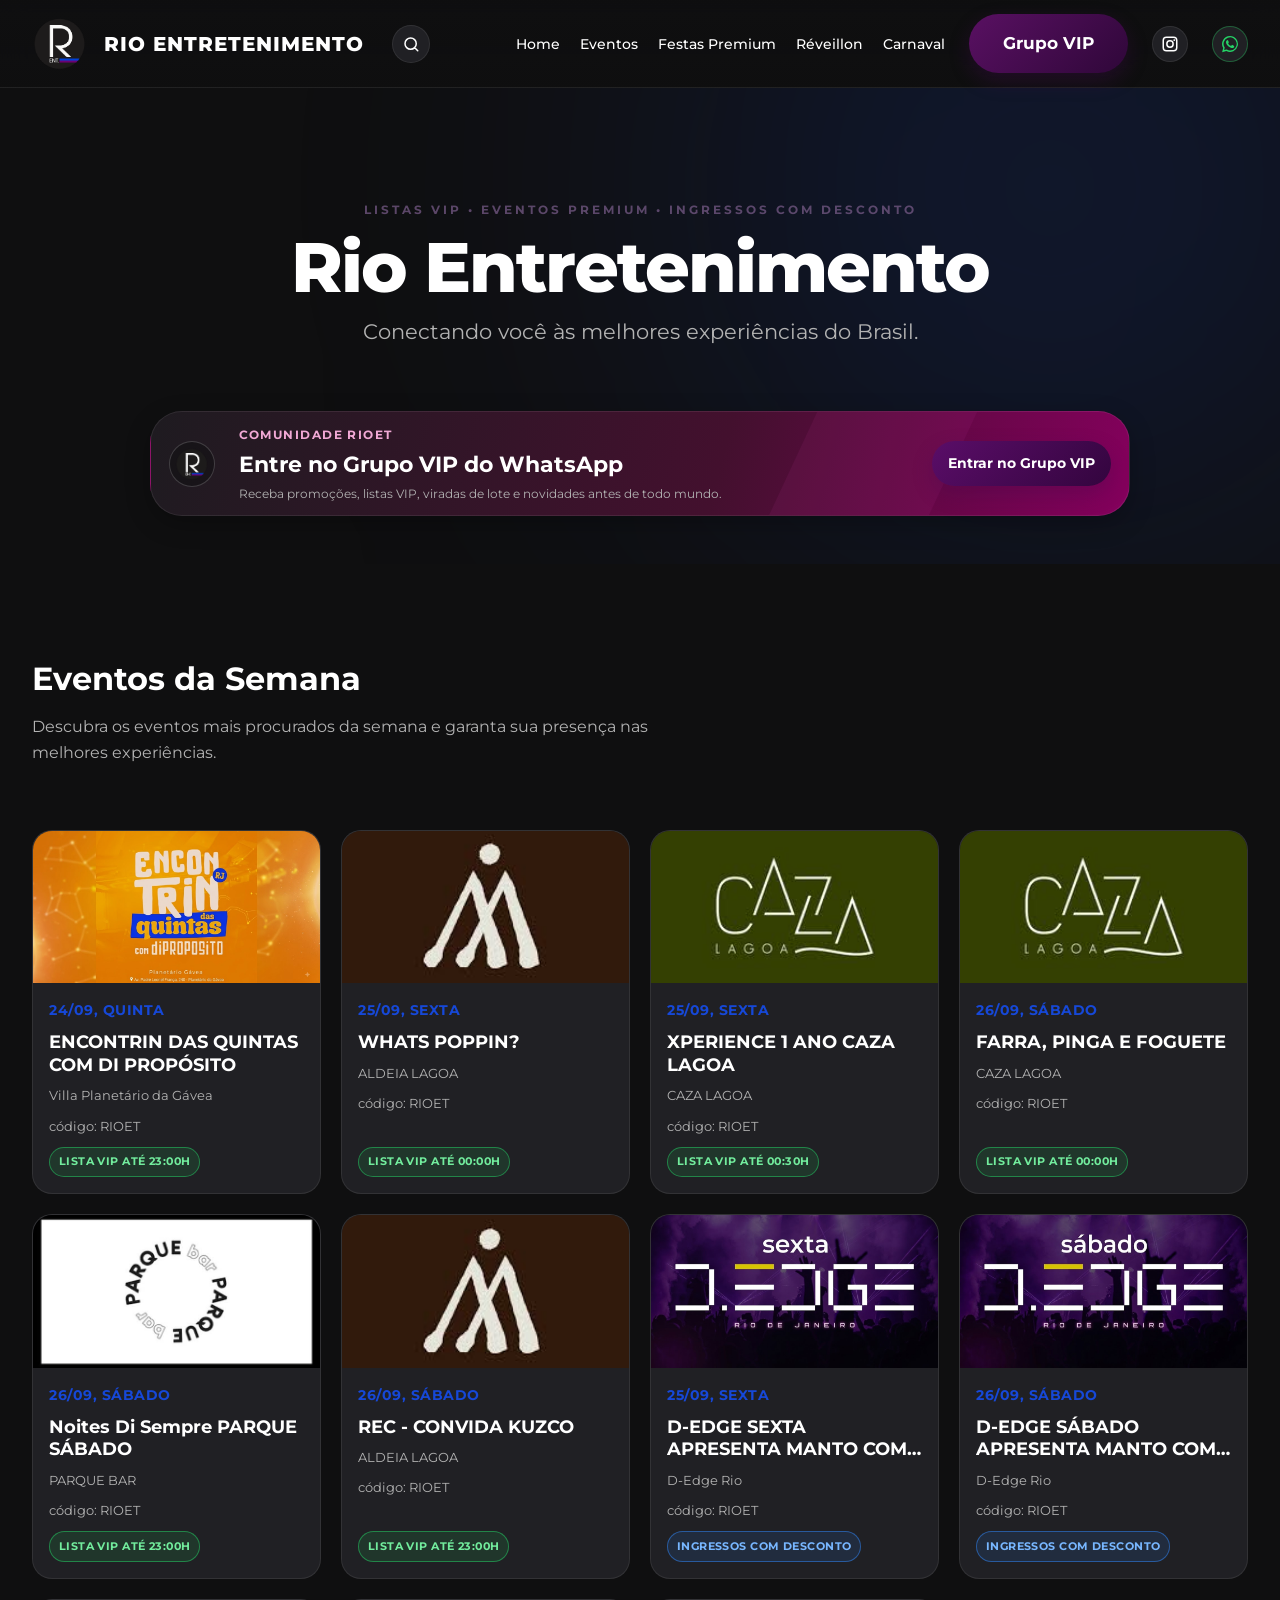
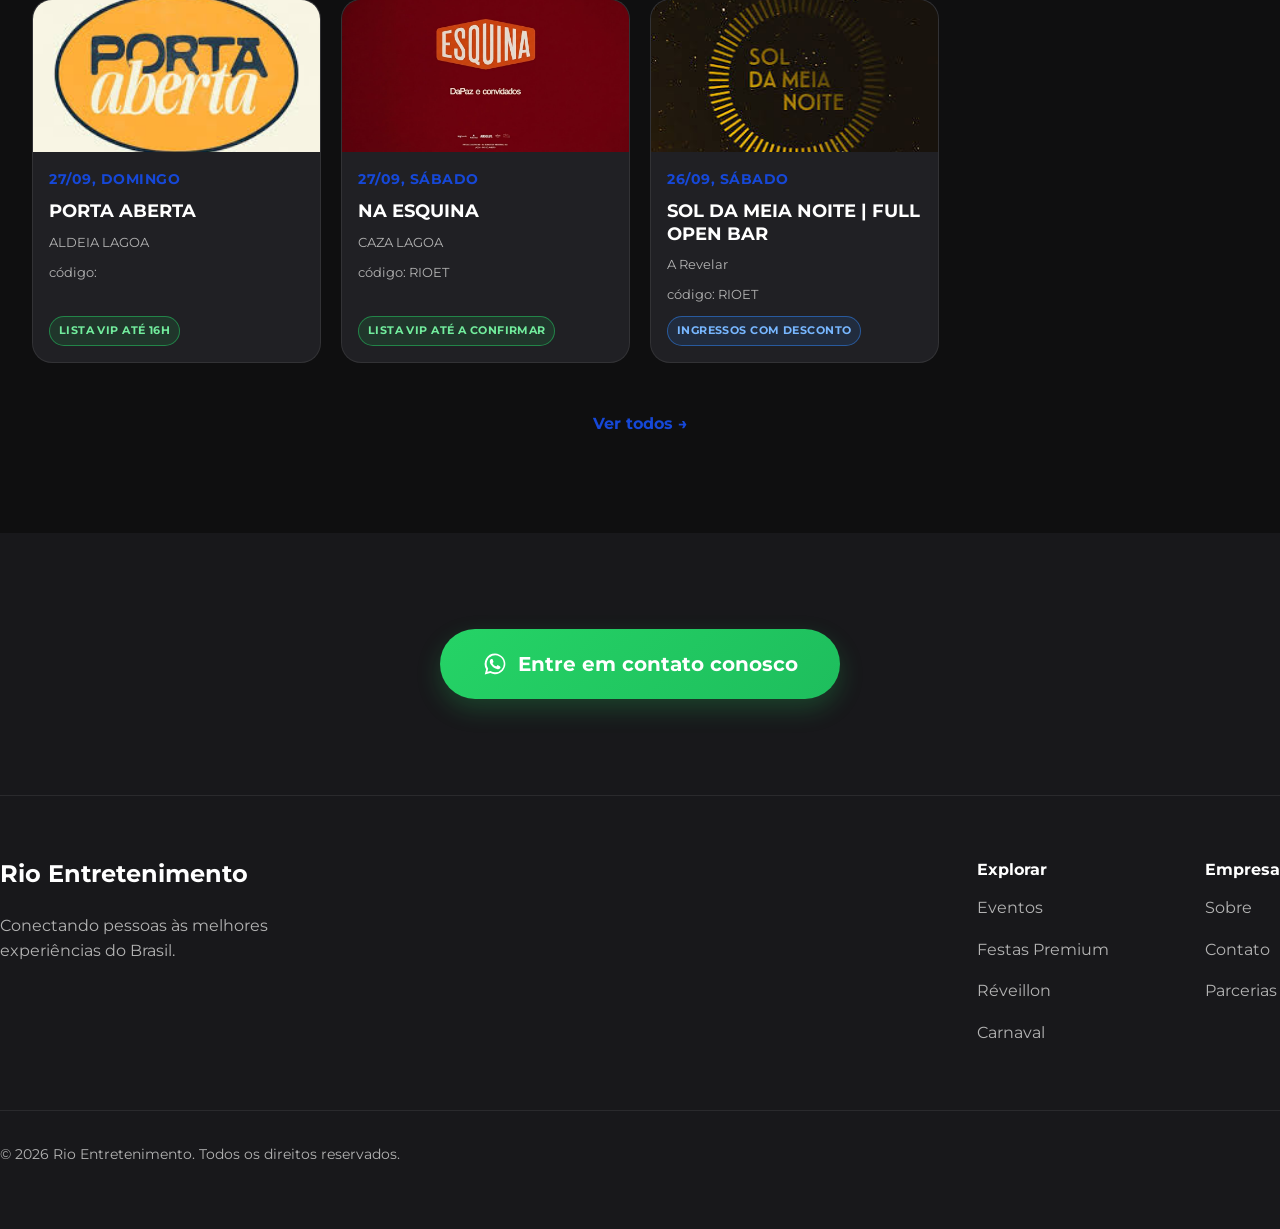
<file: index.html>
<!DOCTYPE html>
<html lang="pt-BR">

<head>
    <!-- Meta Pixel Code -->
<script>
!function(f,b,e,v,n,t,s)
{if(f.fbq)return;n=f.fbq=function(){n.callMethod?
n.callMethod.apply(n,arguments):n.queue.push(arguments)};
if(!f._fbq)f._fbq=n;n.push=n;n.loaded=!0;n.version='2.0';
n.queue=[];t=b.createElement(e);t.async=!0;
t.src=v;s=b.getElementsByTagName(e)[0];
s.parentNode.insertBefore(t,s)}(window, document,'script',
'https://connect.facebook.net/en_US/fbevents.js');
fbq('init', '1061773956237713');
fbq('track', 'PageView');
</script>
<noscript><img height="1" width="1" style="display:none"
src="https://www.facebook.com/tr?id=1061773956237713&ev=PageView&noscript=1"
/></noscript>
    <!-- End Meta Pixel Code -->
    <meta charset="UTF-8">
    <meta name="viewport" content="width=device-width, initial-scale=1.0, maximum-scale=1.0, user-scalable=no">

    <title>Rio Entretenimento</title>

    <link rel="preconnect" href="https://fonts.googleapis.com">

    <link rel="preconnect" href="https://fonts.gstatic.com" crossorigin>

    <link
        href="https://fonts.googleapis.com/css2?family=Montserrat:wght@300;400;500;600;700;800&display=swap"
        rel="stylesheet">

    <link rel="stylesheet" href="css/style.css?v=10">

    <script src="js/analytics.js?v=1"></script>
</head>

<body>
    <!-- Meta Pixel Code -->
    <script>
    !function(f,b,e,v,n,t,s)
    {if(f.fbq)return;n=f.fbq=function(){n.callMethod?
    n.callMethod.apply(n,arguments):n.queue.push(arguments)};
    if(!f._fbq)f._fbq=n;n.push=n;n.loaded=!0;n.version='2.0';
    n.queue=[];t=b.createElement(e);t.async=!0;
    t.src=v;s=b.getElementsByTagName(e)[0];
    s.parentNode.insertBefore(t,s)}(window, document,'script',
    'https://connect.facebook.net/en_US/fbevents.js');
    fbq('init', '1061773956237713');
    fbq('track', 'PageView');
    </script>
    <noscript><img height="1" width="1" style="display:none"
    src="https://www.facebook.com/tr?id=1061773956237713&ev=PageView&noscript=1"
    /></noscript>
    <!-- End Meta Pixel Code -->
    <!-- =====================================================
         HEADER
    ====================================================== -->

    <header class="header">

        <div class="container">

            <a href="index.html" class="logo-area">

                <img
                    src="images/logo/logo.PNG"
                    alt="Rio Entretenimento">

                <div class="brand">
                    <h2>RIO ENTRETENIMENTO</h2>
                </div>

            </a>

            <form class="header-search" action="pages/eventos.html" role="search">
                <label class="sr-only" for="header-search-input">Buscar eventos</label>
                <input id="header-search-input" name="q" type="search" placeholder="Buscar eventos" autocomplete="off">
                <button type="button" aria-label="Abrir busca" aria-expanded="false">
                    <svg viewBox="0 0 24 24" aria-hidden="true"><path d="m21 21-4.35-4.35m2.35-5.15a7.5 7.5 0 1 1-15 0 7.5 7.5 0 0 1 15 0Z"/></svg>
                </button>
            </form>

            <nav class="nav-menu">

                <ul>

                    <li><a href="index.html">Home</a></li>

                    <li><a href="pages/eventos.html">Eventos</a></li>

                    <li><a href="pages/premium.html">Festas Premium</a></li>

                    <li><a href="pages/reveillon.html">Réveillon</a></li>

                    <li><a href="pages/carnaval.html">Carnaval</a></li>
                    <li class="mobile-social-icons">
                        <a href="https://www.instagram.com/rioentretenimento/" target="_blank" rel="noopener noreferrer" aria-label="Instagram da Rio Entretenimento">
                            <svg viewBox="0 0 24 24" aria-hidden="true"><path d="M7.3 2h9.4A5.3 5.3 0 0 1 22 7.3v9.4a5.3 5.3 0 0 1-5.3 5.3H7.3A5.3 5.3 0 0 1 2 16.7V7.3A5.3 5.3 0 0 1 7.3 2Zm-.2 2A3.1 3.1 0 0 0 4 7.1v9.8A3.1 3.1 0 0 0 7.1 20h9.8a3.1 3.1 0 0 0 3.1-3.1V7.1A3.1 3.1 0 0 0 16.9 4H7.1Zm10.6 1.5a1.3 1.3 0 1 1 0 2.6 1.3 1.3 0 0 1 0-2.6ZM12 6.8a5.2 5.2 0 1 1 0 10.4 5.2 5.2 0 0 1 0-10.4Zm0 2a3.2 3.2 0 1 0 0 6.4 3.2 3.2 0 0 0 0-6.4Z"/></svg>
                        </a>
                        <a href="https://bit.ly/FalecomRaphaMattos" target="_blank" rel="noopener noreferrer" aria-label="Fale conosco pelo WhatsApp">
                            <svg viewBox="0 0 32 32" aria-hidden="true"><path d="M16 3.2a12.7 12.7 0 0 0-10.9 19.2L3.4 29l6.8-1.8A12.7 12.7 0 1 0 16 3.2Zm0 23.1c-1.8 0-3.5-.5-5-1.4l-.4-.2-4 .9 1-3.9-.3-.4A10.5 10.5 0 1 1 16 26.3Zm5.8-7.9c-.3-.2-1.8-.9-2.1-1s-.5-.2-.7.2-.8 1-1 1.2-.4.3-.7.1a8.5 8.5 0 0 1-2.5-1.5 9.4 9.4 0 0 1-1.7-2.1c-.2-.3 0-.5.1-.7l.5-.6c.2-.2.2-.4.3-.6s0-.5 0-.7c-.1-.2-.7-1.7-1-2.4s-.5-.5-.7-.5h-.6c-.2 0-.6.1-.9.5s-1.2 1.1-1.2 2.8 1.2 3.3 1.3 3.5c.2.2 2.3 3.6 5.7 5 2 .9 2.8 1 3.8.8.6-.1 1.8-.7 2.1-1.4s.3-1.3.2-1.4-.3-.2-.6-.3Z"/></svg>
                        </a>
                    </li>
</ul>

            </nav>

            <button class="menu-toggle" type="button" aria-label="Abrir menu" aria-expanded="false">
                <span></span><span></span><span></span>
            </button>


            <a
                href="https://chat.whatsapp.com/6L3n95foz6pBQiMBLnua3W?s=cl&p=i&mlu=4"
                target="_blank"
                class="btn btn-main">

                Grupo VIP

            </a><a href="https://www.instagram.com/rioentretenimento?utm_source=ig_web_button_share_sheet&igsh=ZDNlZDc0MzIxNw==" target="_blank" rel="noopener noreferrer" class="instagram-link" aria-label="Instagram da Rio Entretenimento"><svg viewBox="0 0 24 24" aria-hidden="true"><path d="M7.3 2h9.4A5.3 5.3 0 0 1 22 7.3v9.4a5.3 5.3 0 0 1-5.3 5.3H7.3A5.3 5.3 0 0 1 2 16.7V7.3A5.3 5.3 0 0 1 7.3 2Zm-.2 2A3.1 3.1 0 0 0 4 7.1v9.8A3.1 3.1 0 0 0 7.1 20h9.8a3.1 3.1 0 0 0 3.1-3.1V7.1A3.1 3.1 0 0 0 16.9 4H7.1Zm10.6 1.5a1.3 1.3 0 1 1 0 2.6 1.3 1.3 0 0 1 0-2.6ZM12 6.8a5.2 5.2 0 1 1 0 10.4 5.2 5.2 0 0 1 0-10.4Zm0 2a3.2 3.2 0 1 0 0 6.4 3.2 3.2 0 0 0 0-6.4Z"/></svg></a><a href="https://bit.ly/FalecomRaphaMattos" target="_blank" rel="noopener noreferrer" class="whatsapp-link" aria-label="Fale conosco pelo WhatsApp"><svg viewBox="0 0 32 32" aria-hidden="true"><path d="M16 3.2a12.7 12.7 0 0 0-10.9 19.2L3.4 29l6.8-1.8A12.7 12.7 0 1 0 16 3.2Zm0 23.1c-1.8 0-3.5-.5-5-1.4l-.4-.2-4 .9 1-3.9-.3-.4A10.5 10.5 0 1 1 16 26.3Zm5.8-7.9c-.3-.2-1.8-.9-2.1-1s-.5-.2-.7.2-.8 1-1 1.2-.4.3-.7.1a8.5 8.5 0 0 1-2.5-1.5 9.4 9.4 0 0 1-1.7-2.1c-.2-.3 0-.5.1-.7l.5-.6c.2-.2.2-.4.3-.6s0-.5 0-.7c-.1-.2-.7-1.7-1-2.4s-.5-.5-.7-.5h-.6c-.2 0-.6.1-.9.5s-1.2 1.1-1.2 2.8 1.2 3.3 1.3 3.5c.2.2 2.3 3.6 5.7 5 2 .9 2.8 1 3.8.8.6-.1 1.8-.7 2.1-1.4s.3-1.3.2-1.4-.3-.2-.6-.3Z"/></svg></a>

        </div>

    </header>



    <!-- =====================================================
         HERO
    ====================================================== -->

    <section class="hero hero--compact">

        <div class="container">

            <div class="hero-intro">
                <span class="hero-tag">LISTAS VIP • EVENTOS PREMIUM • INGRESSOS COM DESCONTO</span>
                <h1>Rio Entretenimento</h1>
                <p>Conectando você às melhores experiências do Brasil.</p>
            </div>

            <a class="hero-vip-banner" href="https://chat.whatsapp.com/6L3n95foz6pBQiMBLnua3W?s=cl&p=i&mlu=4" target="_blank" rel="noopener noreferrer" aria-label="Entrar no Grupo VIP do WhatsApp">
    <div class="hero-vip-logo" aria-hidden="true"><img src="images/logo/logo.PNG" alt=""></div>
    <div class="hero-vip-content">
        <span class="hero-vip-eyebrow">Comunidade Rioet</span>
        <h2>Entre no Grupo VIP do WhatsApp</h2>
        <p>Receba promoções, listas VIP, viradas de lote e novidades antes de todo mundo.</p>
    </div>
    <span class="btn btn-main btn-lg hero-vip-button">Entrar no Grupo VIP</span>
</a>

        </div>

    </section>

        <!-- =====================================================
         EVENTOS EM DESTAQUE
    ====================================================== -->

    <section class="featured-events">

        <div class="container">

            <div class="featured-header">

                <div class="featured-title">

                    <h2>Eventos da Semana</h2>

                    <p>
                        Descubra os eventos mais procurados da semana e garanta
                        sua presença nas melhores experiências.
                    </p>

                </div>

                

            </div>

            <div class="cards" id="cards-destaque">

                <p>Carregando eventos...</p>

            </div>
            <div class="featured-action"><a href="pages/eventos.html" class="featured-link">Ver todos →</a></div>

        </div>

    </section>



    <!-- =====================================================
         VIP SECTION
    ====================================================== -->

    <section class="contact-section">
    <div class="container">
        <a href="https://bit.ly/FalecomRaphaMattos" target="_blank" rel="noopener noreferrer" class="btn btn-main btn-lg contact-button" aria-label="Entre em contato conosco pelo WhatsApp">
            <svg viewBox="0 0 32 32" aria-hidden="true"><path d="M16 3.2a12.7 12.7 0 0 0-10.9 19.2L3.4 29l6.8-1.8A12.7 12.7 0 1 0 16 3.2Zm0 23.1c-1.8 0-3.5-.5-5-1.4l-.4-.2-4 .9 1-3.9-.3-.4A10.5 10.5 0 1 1 16 26.3Zm5.8-7.9c-.3-.2-1.8-.9-2.1-1s-.5-.2-.7.2-.8 1-1 1.2-.4.3-.7.1a8.5 8.5 0 0 1-2.5-1.5 9.4 9.4 0 0 1-1.7-2.1c-.2-.3 0-.5.1-.7l.5-.6c.2-.2.2-.4.3-.6s0-.5 0-.7c-.1-.2-.7-1.7-1-2.4s-.5-.5-.7-.5h-.6c-.2 0-.6.1-.9.5s-1.2 1.1-1.2 2.8 1.2 3.3 1.3 3.5c.2.2 2.3 3.6 5.7 5 2 .9 2.8 1 3.8.8.6-.1 1.8-.7 2.1-1.4s.3-1.3.2-1.4-.3-.2-.6-.3Z"/></svg>
            <span>Entre em contato conosco</span>
        </a>
    </div>
</section>



    <!-- =====================================================
         FOOTER
    ====================================================== -->

    <footer class="footer">

        <div class="container">

            <div class="footer-top">

                <div class="footer-brand">

                    <h3>Rio Entretenimento</h3>

                    <p>

                        Conectando pessoas às melhores experiências do Brasil.

                    </p>

                </div>

                <div class="footer-links">

                    <div class="footer-column">

                        <h4>Explorar</h4>

                        <a href="pages/eventos.html">Eventos</a>

                        <a href="pages/premium.html">Festas Premium</a>

                        <a href="pages/reveillon.html">Réveillon</a>

                        <a href="pages/carnaval.html">Carnaval</a>

                    </div>

                    <div class="footer-column">

                        <h4>Empresa</h4>

                        <a href="pages/sobre.html">Sobre</a>

                        <a href="#">Contato</a>

                        <a href="#">Parcerias</a>

                    </div>

                </div>

            </div>

            <div class="footer-bottom">

                <p>

                    © 2026 Rio Entretenimento. Todos os direitos reservados.

                </p>

            </div>

        </div>

    </footer>

        <!-- =====================================================
         SCRIPT
    ====================================================== -->

    <script src="js/site-menu.js"></script>
    <script src="js/site-search.js"></script>
    <script>configurarMenuMobile();</script>
    <script src="js/index.js?v=2"></script>
    <script src="js/contact-cta.js"></script>
    <script src="js/vertical-scroll-only.js?v=1"></script>

</body>

</html>
</file>
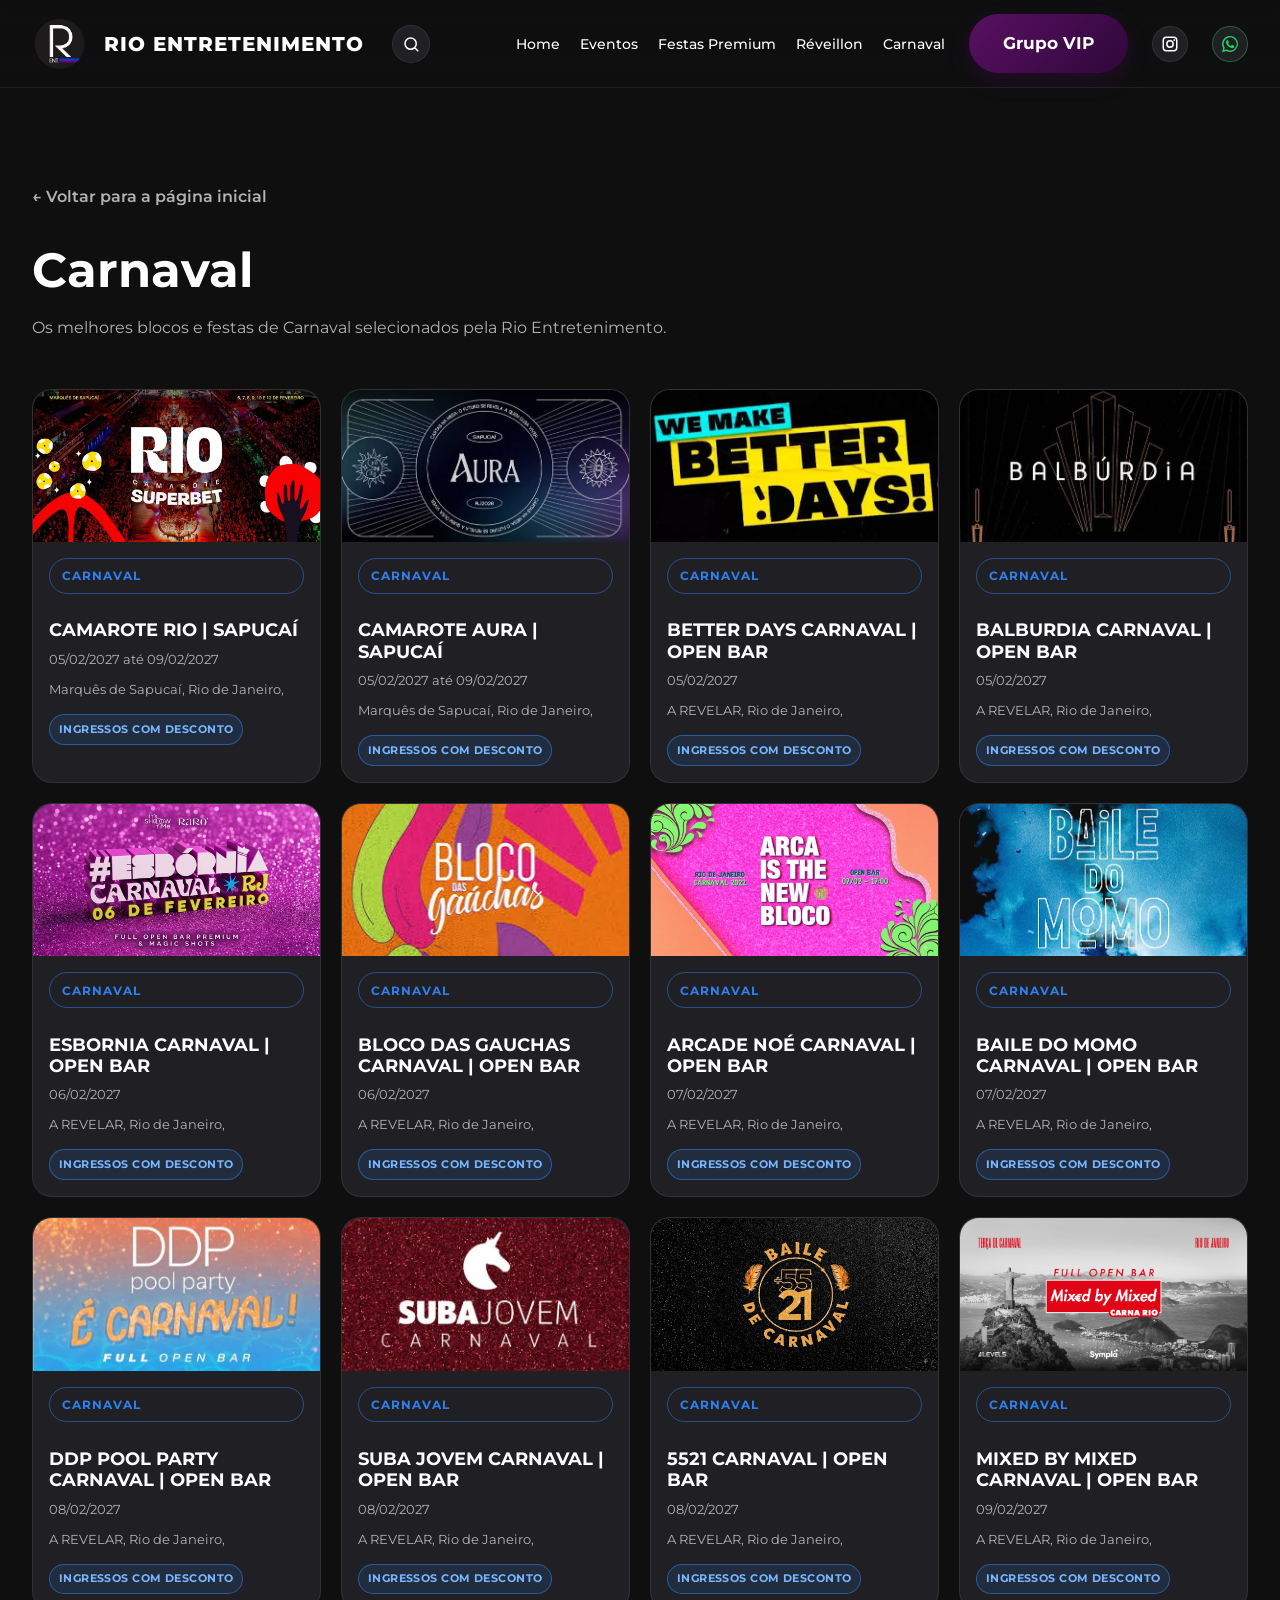
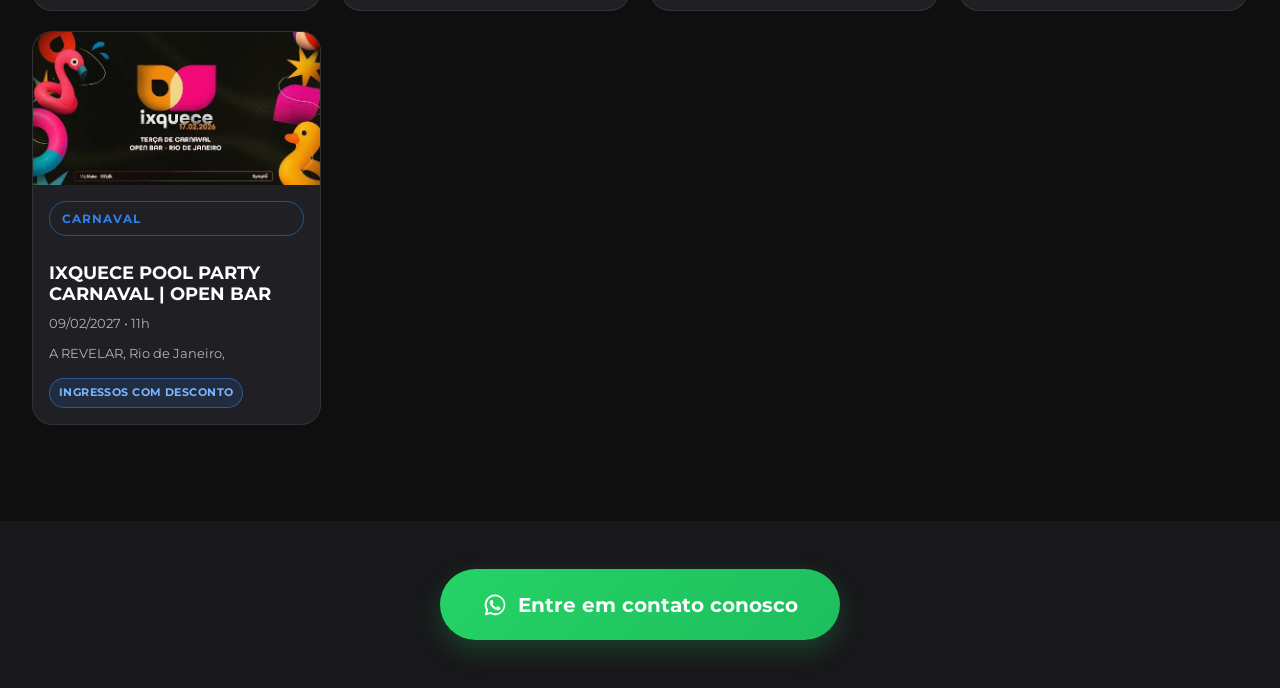
<file: pages/carnaval.html>
<!DOCTYPE html>
<html lang="pt-BR">
<head>    <!-- Meta Pixel Code -->
    <script>
    !function(f,b,e,v,n,t,s)
    {if(f.fbq)return;n=f.fbq=function(){n.callMethod?
    n.callMethod.apply(n,arguments):n.queue.push(arguments)};
    if(!f._fbq)f._fbq=n;n.push=n;n.loaded=!0;n.version='2.0';
    n.queue=[];t=b.createElement(e);t.async=!0;
    t.src=v;s=b.getElementsByTagName(e)[0];
    s.parentNode.insertBefore(t,s)}(window, document,'script',
    'https://connect.facebook.net/en_US/fbevents.js');
    fbq('init', '1061773956237713');
    fbq('track', 'PageView');
    </script>
    <!-- End Meta Pixel Code -->
    <meta charset="UTF-8">
    <meta name="viewport" content="width=device-width, initial-scale=1.0, maximum-scale=1.0, user-scalable=no">
    <title>Carnaval | Rio Entretenimento</title>
    <link rel="preconnect" href="https://fonts.googleapis.com">
    <link rel="preconnect" href="https://fonts.gstatic.com" crossorigin>
    <link href="https://fonts.googleapis.com/css2?family=Montserrat:wght@300;400;500;600;700;800&display=swap" rel="stylesheet">
    <link rel="stylesheet" href="../css/style.css?v=10">
    <script src="../js/analytics.js?v=1"></script>
</head>
<body data-catalogo="carnaval">    <noscript>
        <img height="1" width="1" style="display:none"
             src="https://www.facebook.com/tr?id=1061773956237713&ev=PageView&noscript=1"
             alt="" />
    </noscript>
    <div id="site-header"></div>
    <script src="../js/site-menu.js"></script>
    <script src="../js/site-header.js"></script>
    <main class="catalog-page">
        <div class="container">
            <a class="event-back" href="../index.html">← Voltar para a página inicial</a>
            <div class="catalog-heading">
                <h1>Carnaval</h1>
                <p>Os melhores blocos e festas de Carnaval selecionados pela Rio Entretenimento.</p>
            </div>
            <div id="catalogo-eventos" class="catalog-grid"><p>Carregando eventos...</p></div>
        </div>
    </main>
    <script src="../js/lista-eventos.js"></script>
    <script src="../js/contact-cta.js"></script>
</body>
</html>
</file>
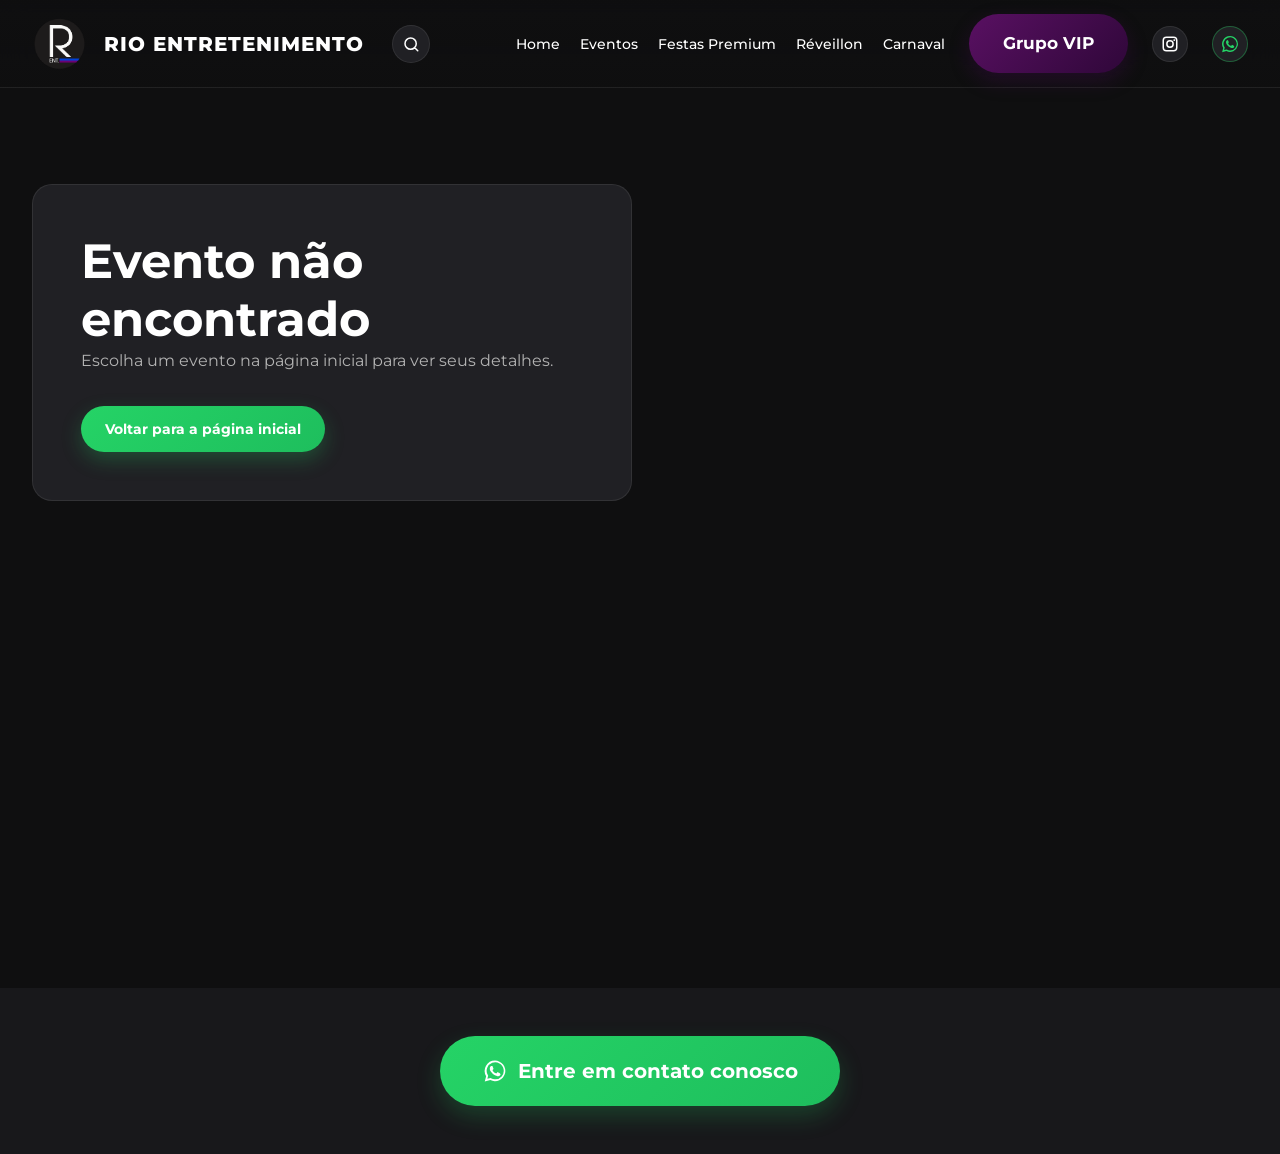
<file: pages/evento.html>
<!DOCTYPE html>
<html lang="pt-BR">

<head>    <!-- Meta Pixel Code -->
    <script>
    !function(f,b,e,v,n,t,s)
    {if(f.fbq)return;n=f.fbq=function(){n.callMethod?
    n.callMethod.apply(n,arguments):n.queue.push(arguments)};
    if(!f._fbq)f._fbq=n;n.push=n;n.loaded=!0;n.version='2.0';
    n.queue=[];t=b.createElement(e);t.async=!0;
    t.src=v;s=b.getElementsByTagName(e)[0];
    s.parentNode.insertBefore(t,s)}(window, document,'script',
    'https://connect.facebook.net/en_US/fbevents.js');
    fbq('init', '1061773956237713');
    fbq('track', 'PageView');
    </script>
    <!-- End Meta Pixel Code -->

    <meta charset="UTF-8">

    <meta name="viewport" content="width=device-width, initial-scale=1.0, maximum-scale=1.0, user-scalable=no">

    <title>Rio Entretenimento</title>

    <link rel="preconnect" href="https://fonts.googleapis.com">
    <link rel="preconnect" href="https://fonts.gstatic.com" crossorigin>
    <link href="https://fonts.googleapis.com/css2?family=Montserrat:wght@300;400;500;600;700;800&display=swap" rel="stylesheet">
    <link rel="stylesheet" href="../css/style.css?v=10">

    <script src="../js/analytics.js?v=1"></script>
</head>

<body>    <noscript>
        <img height="1" width="1" style="display:none"
             src="https://www.facebook.com/tr?id=1061773956237713&ev=PageView&noscript=1"
             alt="" />
    </noscript>
    <div id="site-header"></div>
    <script src="../js/site-menu.js"></script>
    <script src="../js/site-header.js"></script>

    <main id="evento-container" class="event-page">

        <div class="container">
            <p>Carregando evento...</p>
        </div>

    </main>

    <script src="../js/evento.js?v=4"></script>
    <script src="../js/contact-cta.js"></script>
    <script src="../js/vertical-scroll-only.js?v=1"></script>

</body>

</html>
</file>
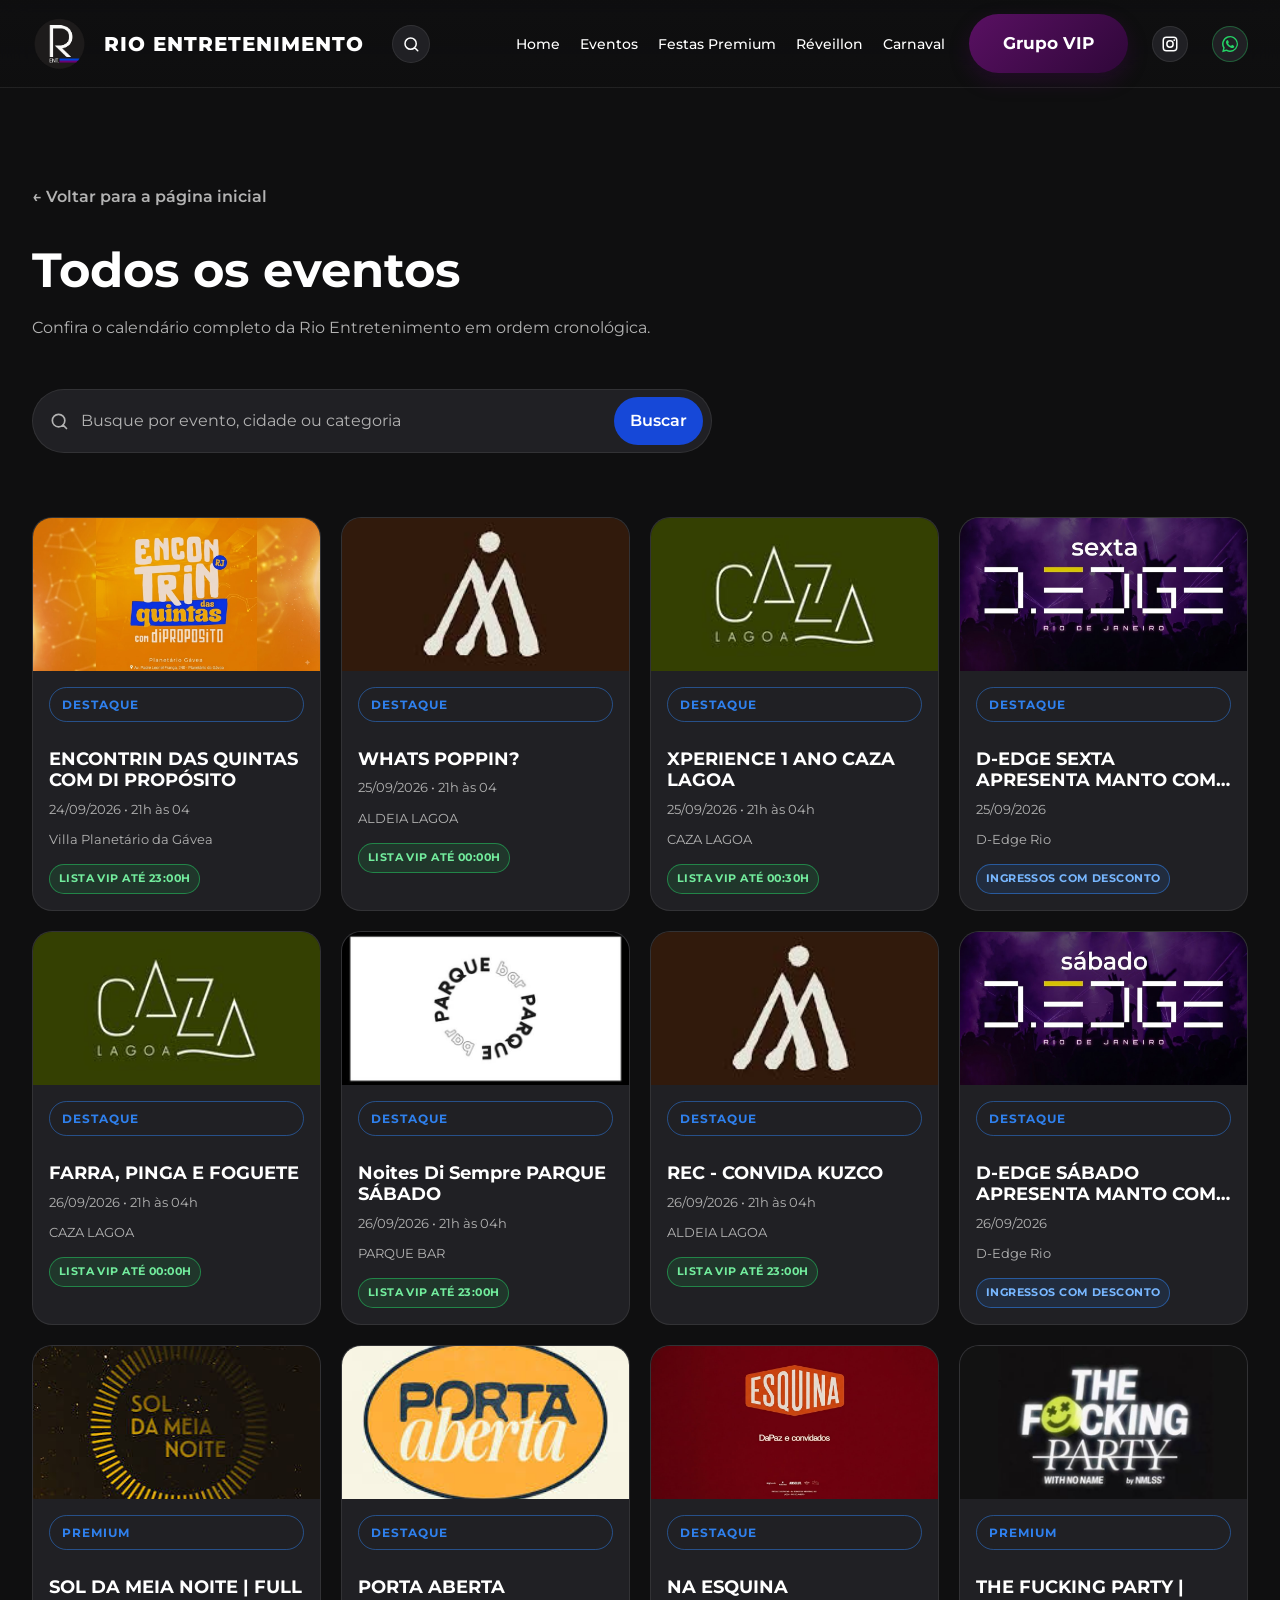
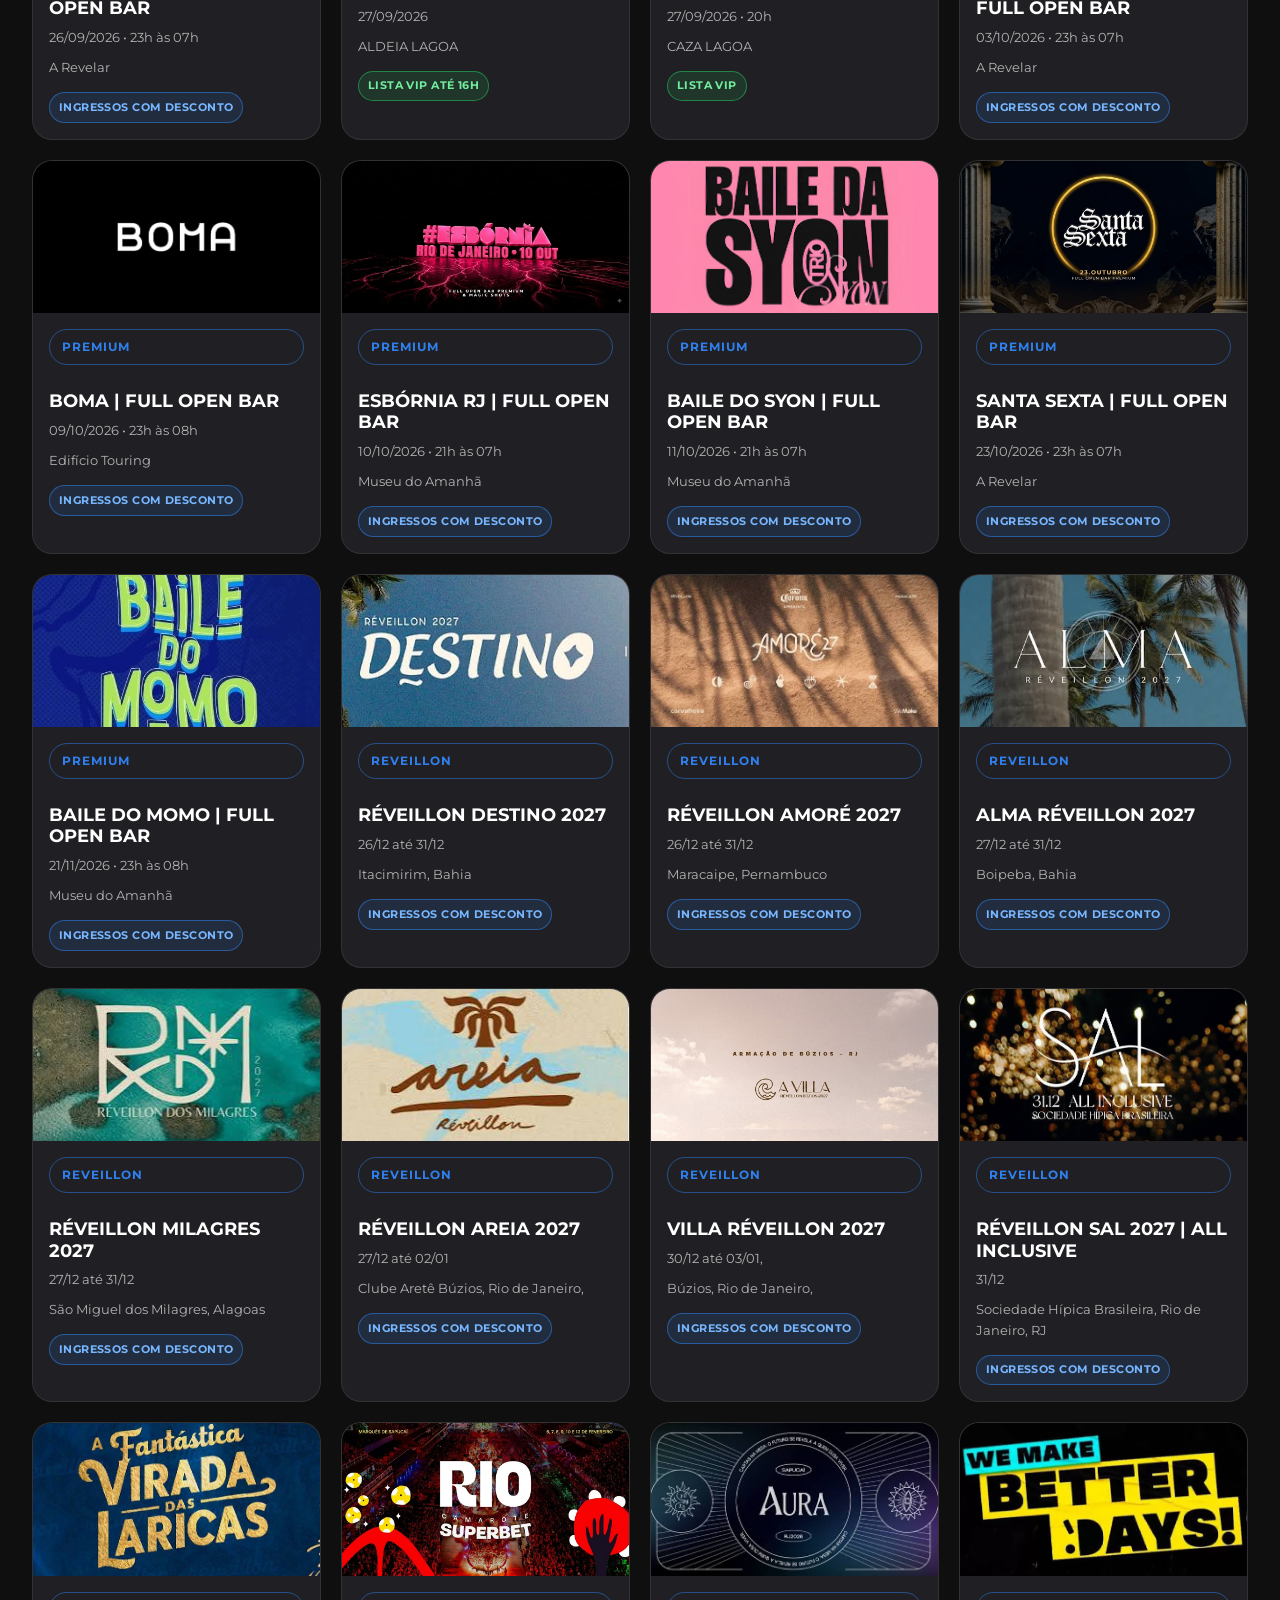
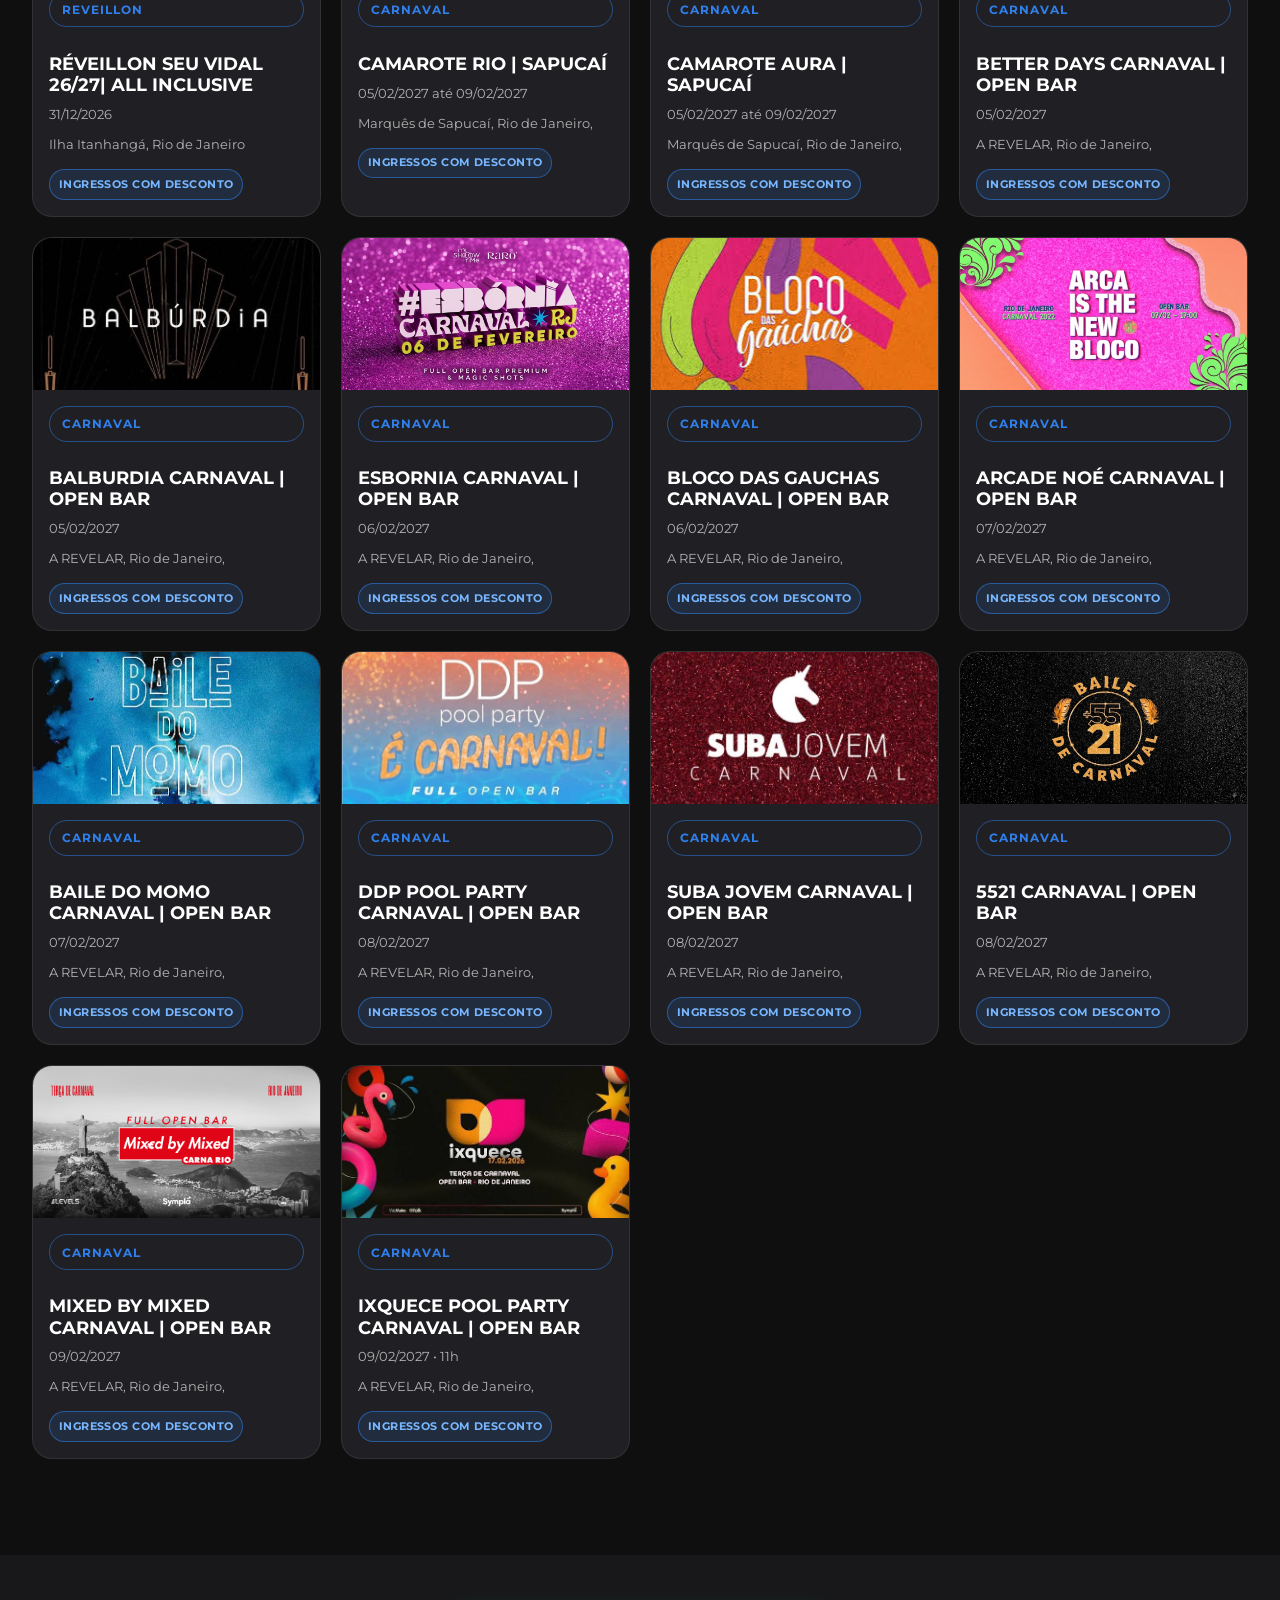
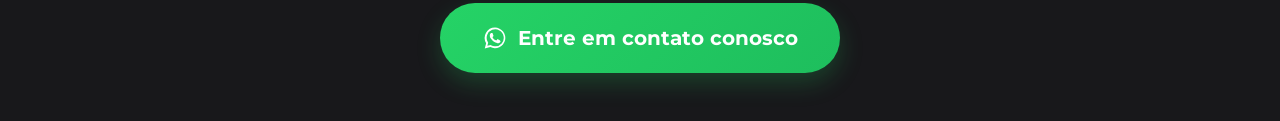
<file: pages/eventos.html>
<!DOCTYPE html>
<html lang="pt-BR">
<head>    <!-- Meta Pixel Code -->
    <script>
    !function(f,b,e,v,n,t,s)
    {if(f.fbq)return;n=f.fbq=function(){n.callMethod?
    n.callMethod.apply(n,arguments):n.queue.push(arguments)};
    if(!f._fbq)f._fbq=n;n.push=n;n.loaded=!0;n.version='2.0';
    n.queue=[];t=b.createElement(e);t.async=!0;
    t.src=v;s=b.getElementsByTagName(e)[0];
    s.parentNode.insertBefore(t,s)}(window, document,'script',
    'https://connect.facebook.net/en_US/fbevents.js');
    fbq('init', '1061773956237713');
    fbq('track', 'PageView');
    </script>
    <!-- End Meta Pixel Code -->
    <meta charset="UTF-8">
    <meta name="viewport" content="width=device-width, initial-scale=1.0, maximum-scale=1.0, user-scalable=no">
    <title>Eventos | Rio Entretenimento</title>
    <link rel="preconnect" href="https://fonts.googleapis.com">
    <link rel="preconnect" href="https://fonts.gstatic.com" crossorigin>
    <link href="https://fonts.googleapis.com/css2?family=Montserrat:wght@300;400;500;600;700;800&display=swap" rel="stylesheet">
    <link rel="stylesheet" href="../css/style.css?v=11">
    <script src="../js/analytics.js?v=1"></script>
</head>
<body class="page-events" data-catalogo="eventos">    <noscript>
        <img height="1" width="1" style="display:none"
             src="https://www.facebook.com/tr?id=1061773956237713&ev=PageView&noscript=1"
             alt="" />
    </noscript>
    <div id="site-header"></div>
    <script src="../js/site-menu.js"></script>
    <script src="../js/site-header.js"></script>
    <main class="catalog-page">
        <div class="container">
            <a class="event-back" href="../index.html">← Voltar para a página inicial</a>
            <div class="catalog-heading">
                <h1>Todos os eventos</h1>
                <p>Confira o calendário completo da Rio Entretenimento em ordem cronológica.</p>
            </div>
            <form id="buscar" class="event-search" role="search" novalidate>
                <label class="sr-only" for="event-search-input">Buscar eventos</label>
                <svg viewBox="0 0 24 24" aria-hidden="true"><path d="m21 21-4.35-4.35m2.35-5.15a7.5 7.5 0 1 1-15 0 7.5 7.5 0 0 1 15 0Z"/></svg>
                <input id="event-search-input" name="q" type="search" placeholder="Busque por evento, cidade ou categoria" autocomplete="off">
                <button type="submit">Buscar</button>
            </form>
            <p id="event-search-status" class="event-search-status" aria-live="polite"></p>
            <div id="catalogo-eventos" class="catalog-grid"><p>Carregando eventos...</p></div>
        </div>
    </main>
    <script src="../js/lista-eventos.js"></script>
    <script src="../js/contact-cta.js"></script>
    <script src="../js/vertical-scroll-only.js?v=1"></script>
</body>
</html>
</file>
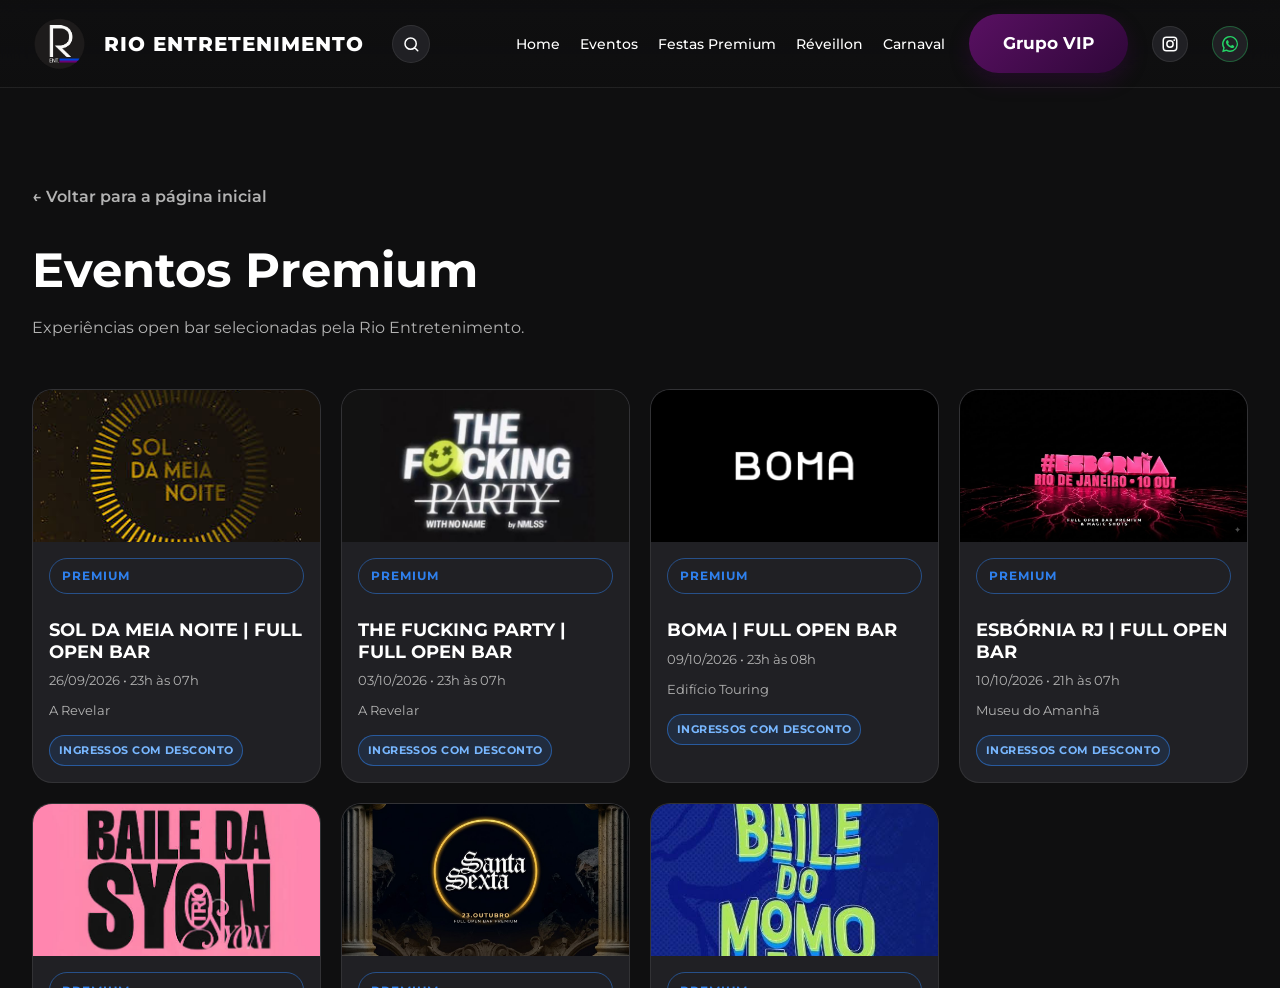
<file: pages/openbar.html>
<!DOCTYPE html>
<html lang="pt-BR">
<head>    <!-- Meta Pixel Code -->
    <script>
    !function(f,b,e,v,n,t,s)
    {if(f.fbq)return;n=f.fbq=function(){n.callMethod?
    n.callMethod.apply(n,arguments):n.queue.push(arguments)};
    if(!f._fbq)f._fbq=n;n.push=n;n.loaded=!0;n.version='2.0';
    n.queue=[];t=b.createElement(e);t.async=!0;
    t.src=v;s=b.getElementsByTagName(e)[0];
    s.parentNode.insertBefore(t,s)}(window, document,'script',
    'https://connect.facebook.net/en_US/fbevents.js');
    fbq('init', '1061773956237713');
    fbq('track', 'PageView');
    </script>
    <!-- End Meta Pixel Code -->
    <meta charset="UTF-8">
    <meta http-equiv="refresh" content="0; url=premium.html">
    <title>Premium | Rio Entretenimento</title>
</head>
<body>    <noscript>
        <img height="1" width="1" style="display:none"
             src="https://www.facebook.com/tr?id=1061773956237713&ev=PageView&noscript=1"
             alt="" />
    </noscript>
    <p>Redirecionando para <a href="premium.html">Eventos Premium</a>...</p>
</body>
</html>
</file>
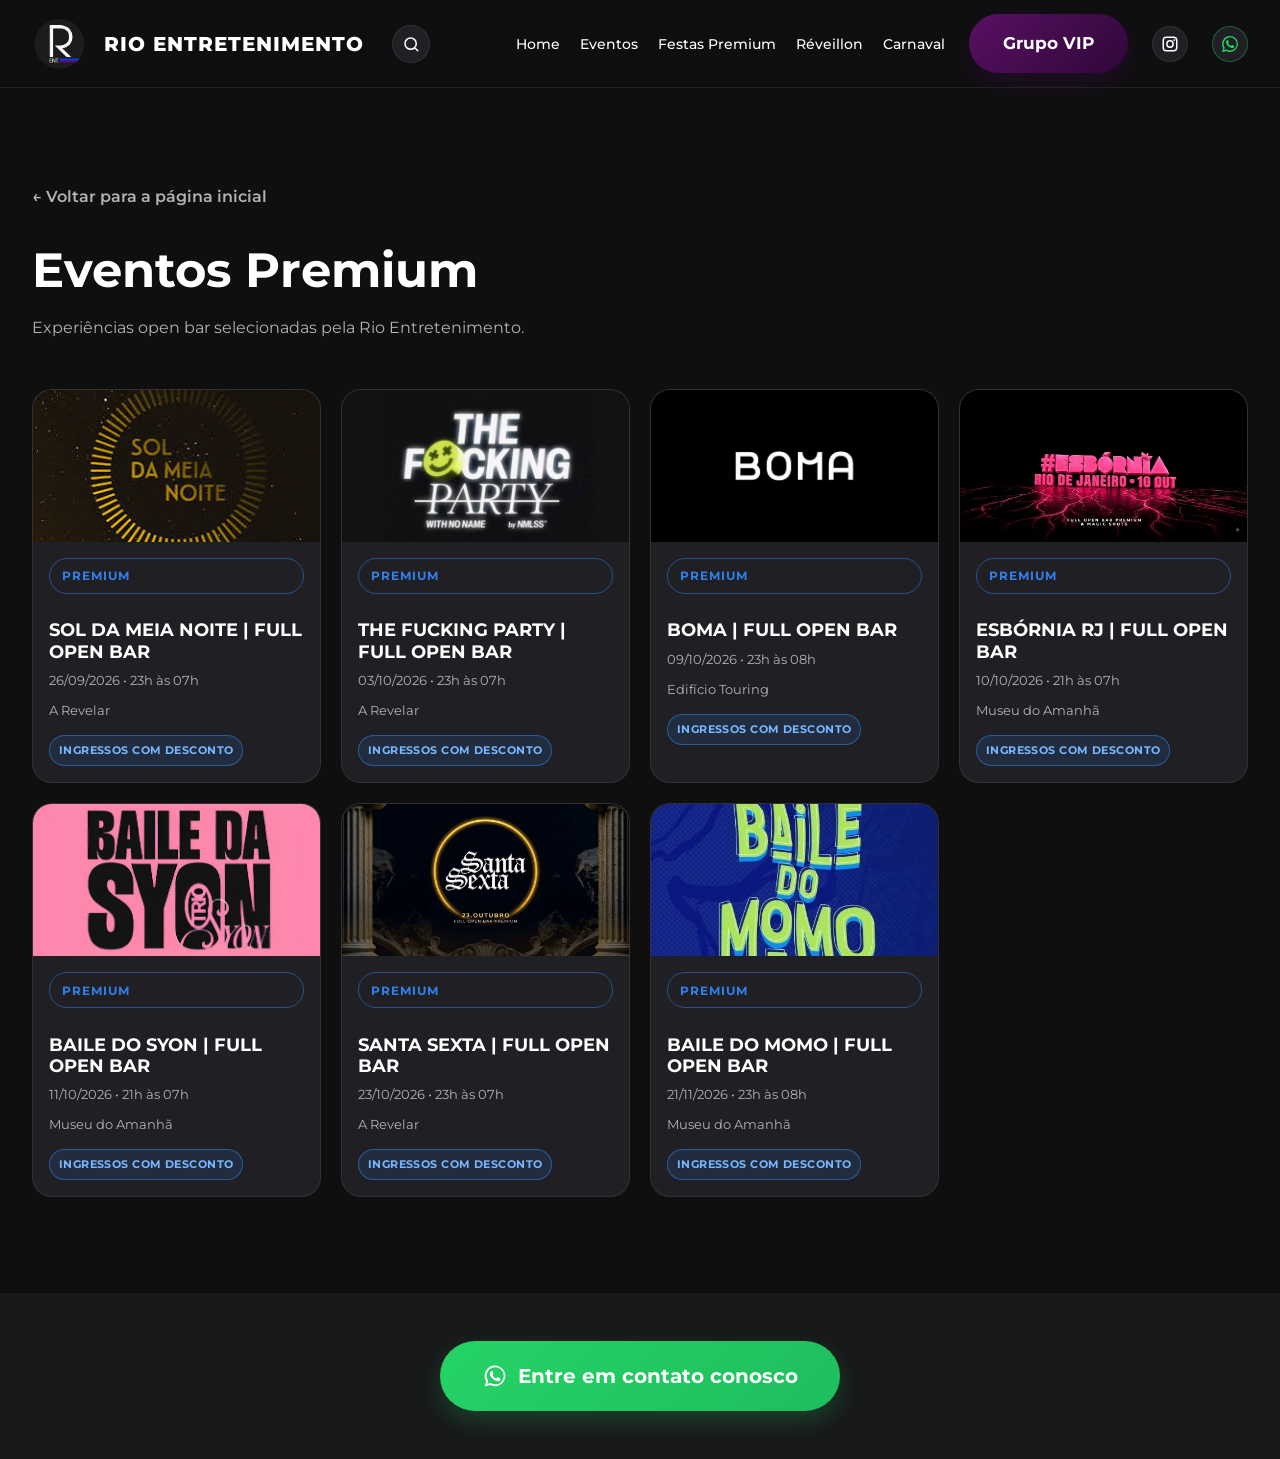
<file: pages/premium.html>
<!DOCTYPE html>
<html lang="pt-BR">
<head>    <!-- Meta Pixel Code -->
    <script>
    !function(f,b,e,v,n,t,s)
    {if(f.fbq)return;n=f.fbq=function(){n.callMethod?
    n.callMethod.apply(n,arguments):n.queue.push(arguments)};
    if(!f._fbq)f._fbq=n;n.push=n;n.loaded=!0;n.version='2.0';
    n.queue=[];t=b.createElement(e);t.async=!0;
    t.src=v;s=b.getElementsByTagName(e)[0];
    s.parentNode.insertBefore(t,s)}(window, document,'script',
    'https://connect.facebook.net/en_US/fbevents.js');
    fbq('init', '1061773956237713');
    fbq('track', 'PageView');
    </script>
    <!-- End Meta Pixel Code -->
    <meta charset="UTF-8">
    <meta name="viewport" content="width=device-width, initial-scale=1.0, maximum-scale=1.0, user-scalable=no">
    <title>Premium | Rio Entretenimento</title>
    <link rel="preconnect" href="https://fonts.googleapis.com">
    <link rel="preconnect" href="https://fonts.gstatic.com" crossorigin>
    <link href="https://fonts.googleapis.com/css2?family=Montserrat:wght@300;400;500;600;700;800&display=swap" rel="stylesheet">
    <link rel="stylesheet" href="../css/style.css?v=10">
    <script src="../js/analytics.js?v=1"></script>
</head>
<body data-catalogo="premium">    <noscript>
        <img height="1" width="1" style="display:none"
             src="https://www.facebook.com/tr?id=1061773956237713&ev=PageView&noscript=1"
             alt="" />
    </noscript>
    <div id="site-header"></div>
    <script src="../js/site-menu.js"></script>
    <script src="../js/site-header.js"></script>
    <main class="catalog-page">
        <div class="container">
            <a class="event-back" href="../index.html">← Voltar para a página inicial</a>
            <div class="catalog-heading">
                <h1>Eventos Premium</h1>
                <p>Experiências open bar selecionadas pela Rio Entretenimento.</p>
            </div>
            <div id="catalogo-eventos" class="catalog-grid"><p>Carregando eventos...</p></div>
        </div>
    </main>
    <script src="../js/lista-eventos.js"></script>
    <script src="../js/contact-cta.js"></script>
    <script src="../js/vertical-scroll-only.js?v=1"></script>
</body>
</html>
</file>
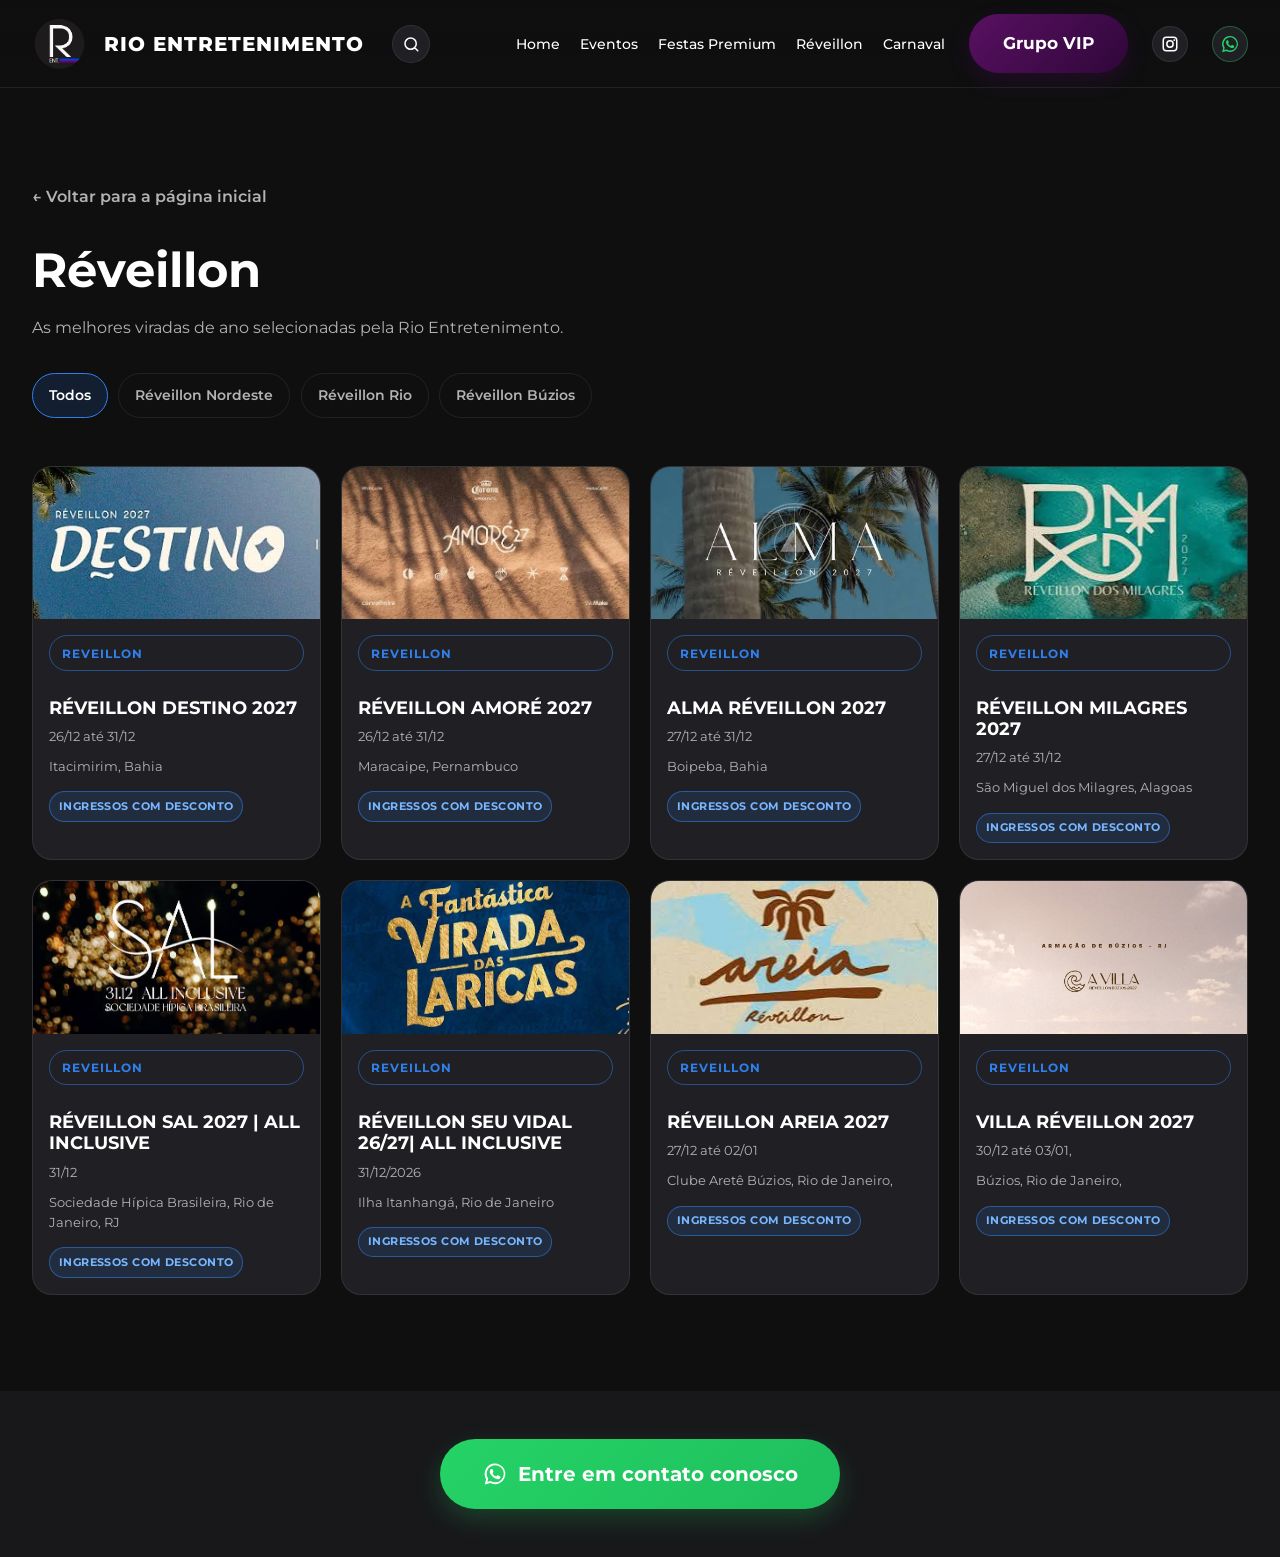
<file: pages/reveillon.html>
<!DOCTYPE html>
<html lang="pt-BR">
<head>    <!-- Meta Pixel Code -->
    <script>
    !function(f,b,e,v,n,t,s)
    {if(f.fbq)return;n=f.fbq=function(){n.callMethod?
    n.callMethod.apply(n,arguments):n.queue.push(arguments)};
    if(!f._fbq)f._fbq=n;n.push=n;n.loaded=!0;n.version='2.0';
    n.queue=[];t=b.createElement(e);t.async=!0;
    t.src=v;s=b.getElementsByTagName(e)[0];
    s.parentNode.insertBefore(t,s)}(window, document,'script',
    'https://connect.facebook.net/en_US/fbevents.js');
    fbq('init', '1061773956237713');
    fbq('track', 'PageView');
    </script>
    <!-- End Meta Pixel Code -->
    <meta charset="UTF-8">
    <meta name="viewport" content="width=device-width, initial-scale=1.0, maximum-scale=1.0, user-scalable=no">
    <title>Réveillon | Rio Entretenimento</title>
    <link rel="preconnect" href="https://fonts.googleapis.com">
    <link rel="preconnect" href="https://fonts.gstatic.com" crossorigin>
    <link href="https://fonts.googleapis.com/css2?family=Montserrat:wght@300;400;500;600;700;800&display=swap" rel="stylesheet">
    <link rel="stylesheet" href="../css/style.css?v=10">
    <script src="../js/analytics.js?v=1"></script>
</head>
<body data-catalogo="reveillon">    <noscript>
        <img height="1" width="1" style="display:none"
             src="https://www.facebook.com/tr?id=1061773956237713&ev=PageView&noscript=1"
             alt="" />
    </noscript>
    <div id="site-header"></div>
    <script src="../js/site-menu.js"></script>
    <script src="../js/site-header.js"></script>
    <main class="catalog-page">
        <div class="container">
            <a class="event-back" href="../index.html">← Voltar para a página inicial</a>
            <div class="catalog-heading">
                <h1>Réveillon</h1>
                <p>As melhores viradas de ano selecionadas pela Rio Entretenimento.</p>
            </div>
            <nav class="catalog-tabs" aria-label="Filtros de Réveillon">
                <a href="reveillon.html">Todos</a>
                <a href="reveillon.html?regiao=nordeste">Réveillon Nordeste</a>
                <a href="reveillon.html?regiao=rio">Réveillon Rio</a>
                <a href="reveillon.html?regiao=buzios">Réveillon Búzios</a>
            </nav>            <div id="catalogo-eventos" class="catalog-grid"><p>Carregando eventos...</p></div>
        </div>
    </main>
    <script src="../js/lista-eventos.js"></script>
    <script src="../js/contact-cta.js"></script>
</body>
</html>
</file>
<file: css/style.css>
@import url("reset.css");
@import url("variables.css");
@import url("base.css");
@import url("utilities.css");

@import url("buttons.css");

@import url("header.css");
@import url("hero.css");
@import url("cards.css");
@import url("featured-events.css");
@import url("event-details.css");
@import url("event-mobile-fixes.css");
@import url("events-list.css");
@import url("vip-section.css");
@import url("footer.css");
@import url("interface-fixes.css?v=1");

@import url("responsive.css?v=6");
</file>
